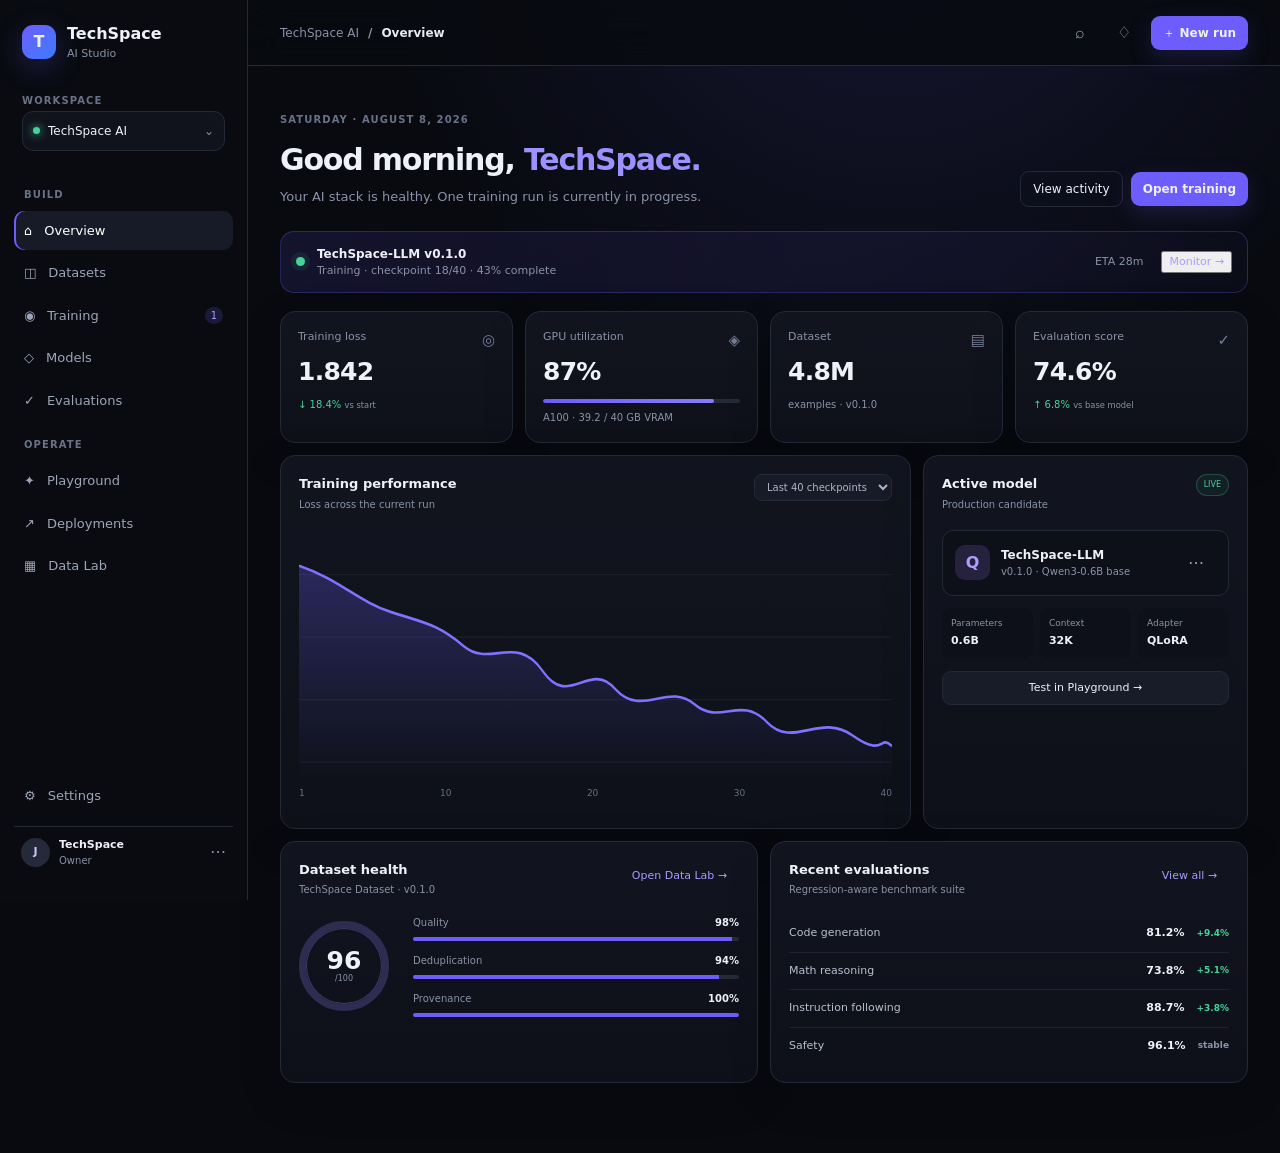
<file: ui/index.html>
<!doctype html>
<html lang="en">
<head>
  <meta charset="UTF-8" />
  <meta name="viewport" content="width=device-width,initial-scale=1" />
  <meta name="theme-color" content="#090b12" />
  <meta name="description" content="TechSpace AI Studio — train, evaluate, manage and deploy your AI models." />
  <link rel="stylesheet" href="styles.css" />
  <title>TechSpace AI Studio</title>
</head>
<body>
  <div class="app-shell">
    <aside class="sidebar" aria-label="Primary navigation">
      <a class="brand" href="#overview" aria-label="TechSpace AI Studio home">
        <span class="brand-mark">T</span>
        <span><strong>TechSpace</strong><small>AI Studio</small></span>
      </a>
      <div class="workspace-switcher">
        <span class="eyebrow">Workspace</span>
        <button class="workspace-button"><span class="status-dot"></span> TechSpace AI <span>⌄</span></button>
      </div>
      <nav>
        <span class="nav-label">Build</span>
        <a class="nav-link active" href="#overview">⌂ <span>Overview</span></a>
        <a class="nav-link" href="#datasets">◫ <span>Datasets</span></a>
        <a class="nav-link" href="#training">◉ <span>Training</span><span class="nav-badge">1</span></a>
        <a class="nav-link" href="#models">◇ <span>Models</span></a>
        <a class="nav-link" href="#evaluations">✓ <span>Evaluations</span></a>
        <span class="nav-label">Operate</span>
        <a class="nav-link" href="#playground">✦ <span>Playground</span></a>
        <a class="nav-link" href="#deployments">↗ <span>Deployments</span></a>
        <a class="nav-link" href="#data-lab">▦ <span>Data Lab</span></a>
      </nav>
      <div class="sidebar-bottom">
        <a class="nav-link" href="#settings">⚙ <span>Settings</span></a>
        <div class="user-chip"><div class="avatar">J</div><div><strong>TechSpace</strong><small>Owner</small></div><span>⋯</span></div>
      </div>
    </aside>

    <main class="main">
      <header class="topbar">
        <div class="mobile-brand"><span class="brand-mark">T</span><strong>AI Studio</strong></div>
        <div class="breadcrumbs"><span>TechSpace AI</span><b>/</b><strong>Overview</strong></div>
        <div class="top-actions"><button class="icon-button" title="Search">⌕</button><button class="icon-button" title="Notifications">♢</button><button class="run-button">＋ New run</button></div>
      </header>

      <section class="content" id="overview">
        <div class="hero-row">
          <div><p class="eyebrow">Saturday · August 8, 2026</p><h1>Good morning, <span>TechSpace.</span></h1><p class="subhead">Your AI stack is healthy. One training run is currently in progress.</p></div>
          <div class="hero-actions"><button class="secondary-button">View activity</button><button class="primary-button" onclick="location.hash='training'">Open training</button></div>
        </div>

        <div class="status-banner"><div class="pulse"></div><div><strong>TechSpace-LLM v0.1.0</strong><span>Training · checkpoint 18/40 · 43% complete</span></div><div class="banner-right"><span>ETA 28m</span><button onclick="location.hash='training'">Monitor →</button></div></div>

        <div class="metrics-grid">
          <article class="metric-card"><span class="metric-icon">◎</span><span class="metric-label">Training loss</span><strong>1.842</strong><span class="trend up">↓ 18.4% <small>vs start</small></span></article>
          <article class="metric-card"><span class="metric-icon">◈</span><span class="metric-label">GPU utilization</span><strong>87%</strong><div class="mini-bar"><i style="width:87%"></i></div><span class="muted">A100 · 39.2 / 40 GB VRAM</span></article>
          <article class="metric-card"><span class="metric-icon">▤</span><span class="metric-label">Dataset</span><strong>4.8M</strong><span class="muted">examples · v0.1.0</span></article>
          <article class="metric-card"><span class="metric-icon">✓</span><span class="metric-label">Evaluation score</span><strong>74.6%</strong><span class="trend up">↑ 6.8% <small>vs base model</small></span></article>
        </div>

        <div class="section-grid">
          <section class="panel chart-panel" id="training"><div class="panel-head"><div><h2>Training performance</h2><p>Loss across the current run</p></div><select><option>Last 40 checkpoints</option><option>Last 24 hours</option></select></div><div class="chart"><svg viewBox="0 0 900 280" preserveAspectRatio="none" aria-label="Training loss chart"><defs><linearGradient id="area" x1="0" y1="0" x2="0" y2="1"><stop offset="0" stop-color="#6d5dfc" stop-opacity=".28"/><stop offset="1" stop-color="#6d5dfc" stop-opacity="0"/></linearGradient></defs><path class="gridline" d="M0 50H900M0 120H900M0 190H900M0 260H900"/><path class="area" d="M0 40 C60 55 90 80 140 92 S210 105 250 130 S330 115 370 158 S440 145 480 178 S560 170 600 195 S670 184 710 215 S790 204 840 230 S880 228 900 242 V280 H0Z"/><path class="line" d="M0 40 C60 55 90 80 140 92 S210 105 250 130 S330 115 370 158 S440 145 480 178 S560 170 600 195 S670 184 710 215 S790 204 840 230 S880 228 900 242"/></svg><div class="chart-labels"><span>1</span><span>10</span><span>20</span><span>30</span><span>40</span></div></div></section>
          <section class="panel" id="models"><div class="panel-head"><div><h2>Active model</h2><p>Production candidate</p></div><span class="live-pill">LIVE</span></div><div class="model-card"><div class="model-logo">Q</div><div><strong>TechSpace-LLM</strong><span>v0.1.0 · Qwen3-0.6B base</span></div><button class="icon-button">⋯</button></div><div class="model-details"><div><span>Parameters</span><strong>0.6B</strong></div><div><span>Context</span><strong>32K</strong></div><div><span>Adapter</span><strong>QLoRA</strong></div></div><button class="full-button" onclick="location.hash='playground'">Test in Playground →</button></section>
        </div>

        <div class="section-grid lower" id="datasets">
          <section class="panel"><div class="panel-head"><div><h2>Dataset health</h2><p>TechSpace Dataset · v0.1.0</p></div><button class="text-button" onclick="location.hash='data-lab'">Open Data Lab →</button></div><div class="quality-row"><div class="score-ring"><span>96</span><small>/100</small></div><div class="quality-list"><div><span>Quality</span><strong>98%</strong><i><em style="width:98%"></em></i></div><div><span>Deduplication</span><strong>94%</strong><i><em style="width:94%"></em></i></div><div><span>Provenance</span><strong>100%</strong><i><em style="width:100%"></em></i></div></div></div></section>
          <section class="panel" id="evaluations"><div class="panel-head"><div><h2>Recent evaluations</h2><p>Regression-aware benchmark suite</p></div><button class="text-button">View all →</button></div><div class="eval-row"><span>Code generation</span><strong>81.2%</strong><b class="positive">+9.4%</b></div><div class="eval-row"><span>Math reasoning</span><strong>73.8%</strong><b class="positive">+5.1%</b></div><div class="eval-row"><span>Instruction following</span><strong>88.7%</strong><b class="positive">+3.8%</b></div><div class="eval-row"><span>Safety</span><strong>96.1%</strong><b class="neutral">stable</b></div></section>
        </div>
      </section>
    </main>
  </div>
  <script src="app.js"></script>
</body>
</html>
</file>
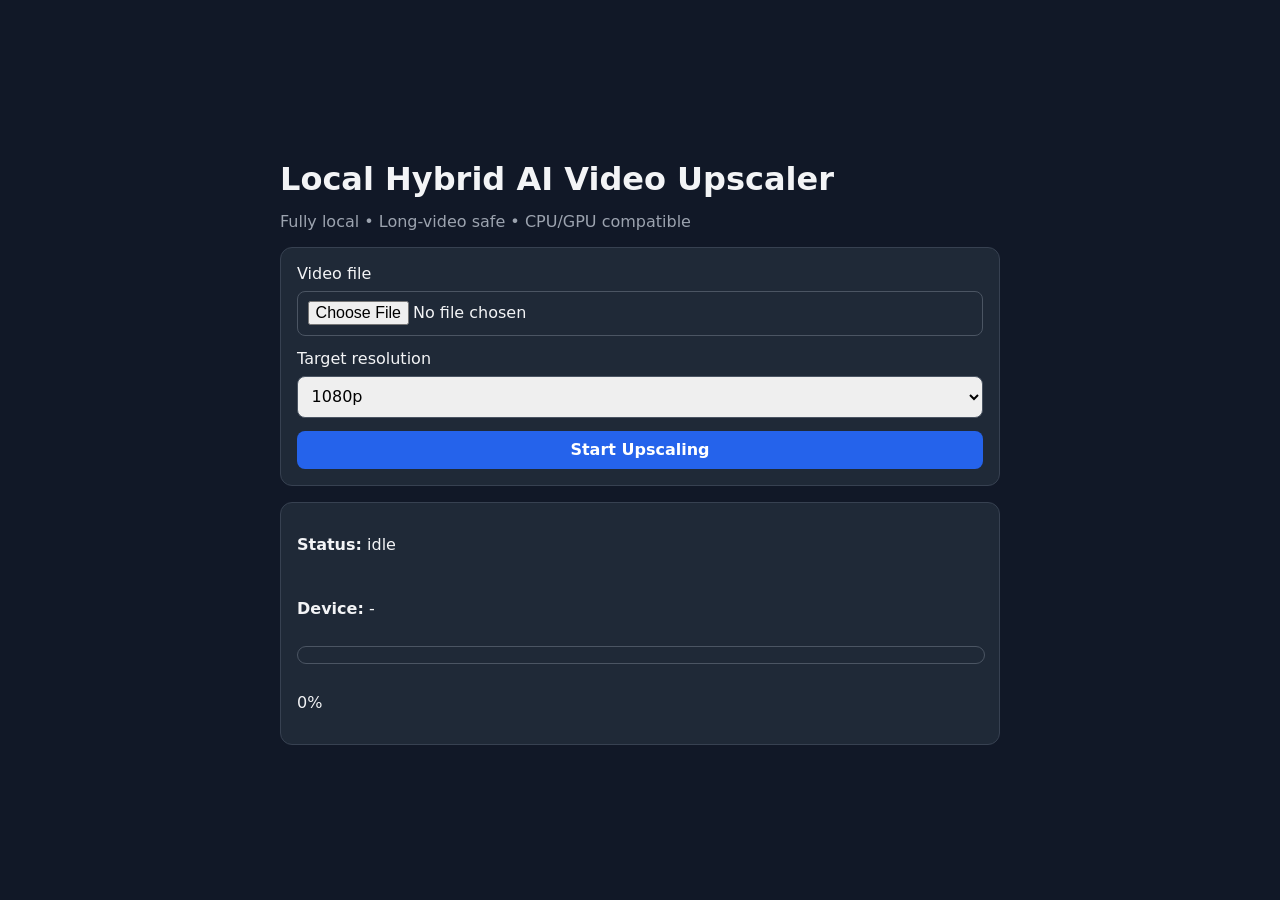
<file: project/frontend/index.html>
<!doctype html>
<html lang="en">
  <head>
    <meta charset="UTF-8" />
    <meta name="viewport" content="width=device-width,initial-scale=1" />
    <meta name="theme-color" content="#111827" />
    <link rel="manifest" href="manifest.json" />
    <link rel="stylesheet" href="style.css" />
    <title>Local AI Video Upscaler</title>
  </head>
  <body>
    <main class="container">
      <h1>Local Hybrid AI Video Upscaler</h1>
      <p class="subtitle">Fully local • Long-video safe • CPU/GPU compatible</p>

      <form id="upscaleForm" class="panel">
        <label>
          Video file
          <input type="file" id="videoFile" accept="video/*" required />
        </label>

        <label>
          Target resolution
          <select id="resolution" required>
            <option value="360">360p</option>
            <option value="480">480p</option>
            <option value="720">720p</option>
            <option value="1080" selected>1080p</option>
            <option value="1440">1440p</option>
            <option value="2048">2K (2048p)</option>
            <option value="4096">4K (4096p)</option>
            <option value="7680">8K (7680p)</option>
          </select>
        </label>

        <button type="submit" id="submitBtn">Start Upscaling</button>
      </form>

      <section class="panel" id="statusPanel">
        <p><strong>Status:</strong> <span id="statusText">idle</span></p>
        <p><strong>Device:</strong> <span id="deviceText">-</span></p>
        <div class="progress-wrapper">
          <div id="progressBar" class="progress-bar"></div>
        </div>
        <p><span id="progressText">0%</span></p>
      </section>
    </main>

    <script src="app.js"></script>
  </body>
</html>
</file>
<file: ui/styles.css>
:root{font-family:Inter,ui-sans-serif,system-ui,-apple-system,BlinkMacSystemFont,"Segoe UI",sans-serif;color:#eef1f8;background:#080a10;line-height:1.5;font-synthesis:none;--bg:#080a10;--surface:#10131c;--line:#242938;--text:#eef1f8;--muted:#8992a7;--accent:#6d5dfc;--green:#45d39c}*{box-sizing:border-box}html{scroll-behavior:smooth}body{margin:0;background:radial-gradient(circle at 70% -10%,rgba(109,93,252,.14),transparent 34%),var(--bg);color:var(--text)}button,select{font:inherit}button{cursor:pointer;color:inherit}.app-shell{min-height:100vh;display:grid;grid-template-columns:248px 1fr}.sidebar{position:sticky;top:0;height:100vh;border-right:1px solid var(--line);background:rgba(10,12,18,.92);backdrop-filter:blur(20px);padding:22px 14px;display:flex;flex-direction:column}.brand{display:flex;align-items:center;gap:11px;color:var(--text);text-decoration:none;padding:0 8px 24px}.brand strong,.brand small{display:block}.brand small{font-size:11px;color:var(--muted)}.brand-mark{width:34px;height:34px;border-radius:11px;display:grid;place-items:center;background:linear-gradient(135deg,#6d5dfc,#3d7cff);font-weight:800;box-shadow:0 8px 28px rgba(109,93,252,.25)}.eyebrow,.nav-label{font-size:10px;text-transform:uppercase;letter-spacing:.11em;color:#697287;font-weight:700}.workspace-switcher{padding:0 8px 22px}.workspace-button{width:100%;background:var(--surface);border:1px solid var(--line);border-radius:11px;padding:10px;display:flex;gap:8px;align-items:center;font-size:12px}.workspace-button span:last-child{margin-left:auto;color:var(--muted)}.status-dot{width:7px;height:7px;border-radius:50%;background:var(--green);box-shadow:0 0 10px var(--green)}nav{display:flex;flex-direction:column;gap:3px}.nav-label{padding:14px 10px 6px}.nav-link{display:flex;align-items:center;gap:12px;padding:10px;border-radius:10px;text-decoration:none;color:#9da5b8;font-size:13px;transition:.18s}.nav-link:hover,.nav-link.active{color:#fff;background:#171b27}.nav-link.active{box-shadow:inset 2px 0 var(--accent)}.nav-badge{margin-left:auto;border-radius:999px;background:rgba(109,93,252,.18);color:#a99fff;padding:1px 6px;font-size:10px}.sidebar-bottom{margin-top:auto}.user-chip{display:flex;align-items:center;gap:9px;padding:10px 7px;border-top:1px solid var(--line);margin-top:10px}.user-chip strong,.user-chip small{display:block}.user-chip strong{font-size:11px}.user-chip small{font-size:10px;color:var(--muted)}.user-chip>span{margin-left:auto;color:var(--muted)}.avatar{width:29px;height:29px;border-radius:50%;display:grid;place-items:center;background:#252a3b;color:#c9c5ff;font-size:11px;font-weight:700}.main{min-width:0}.topbar{height:66px;border-bottom:1px solid var(--line);display:flex;align-items:center;justify-content:space-between;padding:0 32px;position:sticky;top:0;z-index:10;background:rgba(8,10,16,.8);backdrop-filter:blur(18px)}.breadcrumbs{font-size:12px;color:var(--muted);display:flex;gap:9px}.breadcrumbs strong{color:#e8eaf1}.top-actions,.hero-actions{display:flex;gap:8px;align-items:center}.icon-button,.secondary-button,.primary-button,.run-button,.full-button,.text-button{border:0;border-radius:9px;padding:8px 12px;background:transparent}.icon-button{color:#9ca5b9}.icon-button:hover{background:#171b27;color:#fff}.run-button,.primary-button{background:var(--accent);font-weight:700;font-size:12px;box-shadow:0 8px 24px rgba(109,93,252,.18)}.secondary-button{border:1px solid var(--line);font-size:12px}.content{max-width:1480px;margin:auto;padding:36px 32px 70px}.hero-row{display:flex;justify-content:space-between;gap:24px;align-items:flex-end;margin-bottom:24px}.hero-row h1{font-size:30px;letter-spacing:-.04em;margin:5px 0}.hero-row h1 span{color:#9c91ff}.subhead{margin:0;color:var(--muted);font-size:13px}.status-banner{border:1px solid rgba(109,93,252,.28);background:linear-gradient(90deg,rgba(109,93,252,.12),rgba(109,93,252,.035));border-radius:14px;padding:13px 15px;display:flex;align-items:center;gap:12px;margin-bottom:18px}.pulse{width:9px;height:9px;border-radius:50%;background:var(--green);box-shadow:0 0 0 5px rgba(69,211,156,.09)}.status-banner strong,.status-banner span{display:block}.status-banner strong{font-size:12px}.status-banner span{font-size:11px;color:var(--muted)}.banner-right{margin-left:auto;display:flex;align-items:center;gap:18px;font-size:11px;color:var(--muted)}.banner-right button,.text-button{color:#a69cff;font-size:11px}.metrics-grid{display:grid;grid-template-columns:repeat(4,1fr);gap:12px;margin-bottom:12px}.metric-card,.panel{border:1px solid var(--line);background:linear-gradient(180deg,rgba(18,21,31,.96),rgba(14,17,25,.96));border-radius:15px;box-shadow:0 14px 45px rgba(0,0,0,.13)}.metric-card{padding:17px;min-height:130px}.metric-icon{float:right;color:#747d92;font-size:15px}.metric-label{display:block;color:var(--muted);font-size:11px;margin-bottom:7px}.metric-card strong{font-size:25px;letter-spacing:-.03em;display:block}.trend{font-size:10px;display:inline-block;margin-top:7px}.trend.up,.positive{color:var(--green)}.trend small{color:var(--muted)}.muted{display:block;color:var(--muted);font-size:10px;margin-top:7px}.mini-bar{height:4px;background:#252a38;border-radius:999px;margin-top:9px;overflow:hidden}.mini-bar i{height:100%;display:block;background:linear-gradient(90deg,#6d5dfc,#8a7cff);border-radius:inherit}.section-grid{display:grid;grid-template-columns:minmax(0,1.65fr) minmax(300px,.85fr);gap:12px;margin-top:12px}.panel{padding:18px}.panel-head{display:flex;align-items:flex-start;justify-content:space-between;gap:16px;margin-bottom:18px}.panel h2{font-size:13px;margin:0 0 3px}.panel-head p{margin:0;color:var(--muted);font-size:10px}.panel select{background:#171b27;color:#adb5c8;border:1px solid var(--line);border-radius:8px;padding:6px 8px;font-size:10px}.chart{height:280px}.chart svg{width:100%;height:250px}.gridline{stroke:#202532;stroke-width:1}.area{fill:url(#area)}.line{fill:none;stroke:#8072ff;stroke-width:3}.chart-labels{display:flex;justify-content:space-between;color:#667084;font-size:9px}.live-pill{font-size:8px;color:var(--green);border:1px solid rgba(69,211,156,.25);padding:4px 7px;border-radius:999px;background:rgba(69,211,156,.06)}.model-card{display:flex;align-items:center;gap:11px;padding:12px;background:#0d1018;border:1px solid var(--line);border-radius:11px}.model-logo{width:35px;height:35px;border-radius:10px;display:grid;place-items:center;background:#26223d;color:#aaa1ff;font-weight:800}.model-card strong,.model-card span{display:block}.model-card strong{font-size:12px}.model-card span{font-size:10px;color:var(--muted)}.model-card button{margin-left:auto}.model-details{display:grid;grid-template-columns:repeat(3,1fr);gap:7px;margin:12px 0}.model-details div{padding:9px;border-radius:9px;background:#0d1018}.model-details span,.model-details strong{display:block}.model-details span{font-size:9px;color:var(--muted)}.model-details strong{font-size:11px;margin-top:3px}.full-button{width:100%;background:#181c29;border:1px solid var(--line);font-size:11px}.lower{grid-template-columns:1fr 1fr}.score-ring{width:90px;height:90px;border-radius:50%;display:grid;place-items:center;align-content:center;border:7px solid #302c51;box-shadow:inset 0 0 0 1px #403b68}.score-ring span{font-size:25px;font-weight:800;line-height:1}.score-ring small{font-size:8px;color:var(--muted)}.quality-row{display:flex;align-items:center;gap:24px}.quality-list{flex:1;display:grid;gap:12px}.quality-list div{display:grid;grid-template-columns:1fr auto;gap:7px;font-size:10px}.quality-list span{color:var(--muted)}.quality-list i{grid-column:1/-1;height:4px;background:#252a37;border-radius:99px;overflow:hidden}.quality-list em{height:100%;display:block;background:#6d5dfc}.eval-row{display:grid;grid-template-columns:1fr auto auto;align-items:center;gap:12px;padding:10px 0;border-bottom:1px solid #1f2330;font-size:11px}.eval-row:last-child{border-bottom:0}.eval-row span{color:#b8bfce}.eval-row b{font-size:9px;font-weight:600}.neutral{color:var(--muted)}.mobile-brand{display:none}@media(max-width:1000px){.app-shell{grid-template-columns:72px 1fr}.sidebar{padding:18px 9px}.brand span:not(.brand-mark),.workspace-switcher,.nav-link span:not(.nav-badge),.nav-label,.user-chip div:not(.avatar),.user-chip>span{display:none}.brand{padding:0 9px 24px}.nav-link{justify-content:center}.user-chip{justify-content:center}.metrics-grid{grid-template-columns:repeat(2,1fr)}}@media(max-width:700px){.app-shell{display:block}.sidebar{display:none}.topbar{padding:0 15px}.breadcrumbs{display:none}.mobile-brand{display:flex;align-items:center;gap:8px;font-size:13px}.mobile-brand .brand-mark{width:29px;height:29px}.content{padding:24px 15px 45px}.hero-row{display:block}.hero-actions{margin-top:17px}.hero-row h1{font-size:25px}.status-banner{align-items:flex-start}.banner-right{display:none}.metrics-grid,.section-grid,.lower{grid-template-columns:1fr}.chart{height:240px}.chart svg{height:210px}.top-actions .icon-button{display:none}.run-button{padding:8px 10px}.panel{padding:15px}.quality-row{align-items:flex-start}.score-ring{width:78px;height:78px}}@media(prefers-reduced-motion:reduce){html{scroll-behavior:auto}*{transition:none!important}}
</file>
<file: project/frontend/style.css>
:root {
  color-scheme: light dark;
  font-family: Inter, system-ui, sans-serif;
}

body {
  margin: 0;
  min-height: 100vh;
  display: grid;
  place-items: center;
  background: #111827;
  color: #f3f4f6;
}

.container {
  width: min(720px, 92vw);
  padding: 1.5rem;
}

.subtitle {
  color: #9ca3af;
  margin-top: -0.5rem;
}

.panel {
  background: #1f2937;
  border: 1px solid #374151;
  border-radius: 12px;
  padding: 1rem;
  margin: 1rem 0;
  display: grid;
  gap: 0.8rem;
}

label {
  display: grid;
  gap: 0.5rem;
}

input,
select,
button {
  font: inherit;
  border-radius: 8px;
  border: 1px solid #4b5563;
  padding: 0.6rem;
}

button {
  background: #2563eb;
  color: white;
  border: none;
  cursor: pointer;
  font-weight: 600;
}

button:disabled {
  opacity: 0.6;
  cursor: not-allowed;
}

.progress-wrapper {
  width: 100%;
  height: 16px;
  border-radius: 999px;
  overflow: hidden;
  border: 1px solid #4b5563;
}

.progress-bar {
  height: 100%;
  width: 0%;
  background: linear-gradient(90deg, #10b981, #22d3ee);
  transition: width 0.3s ease;
}
</file>
